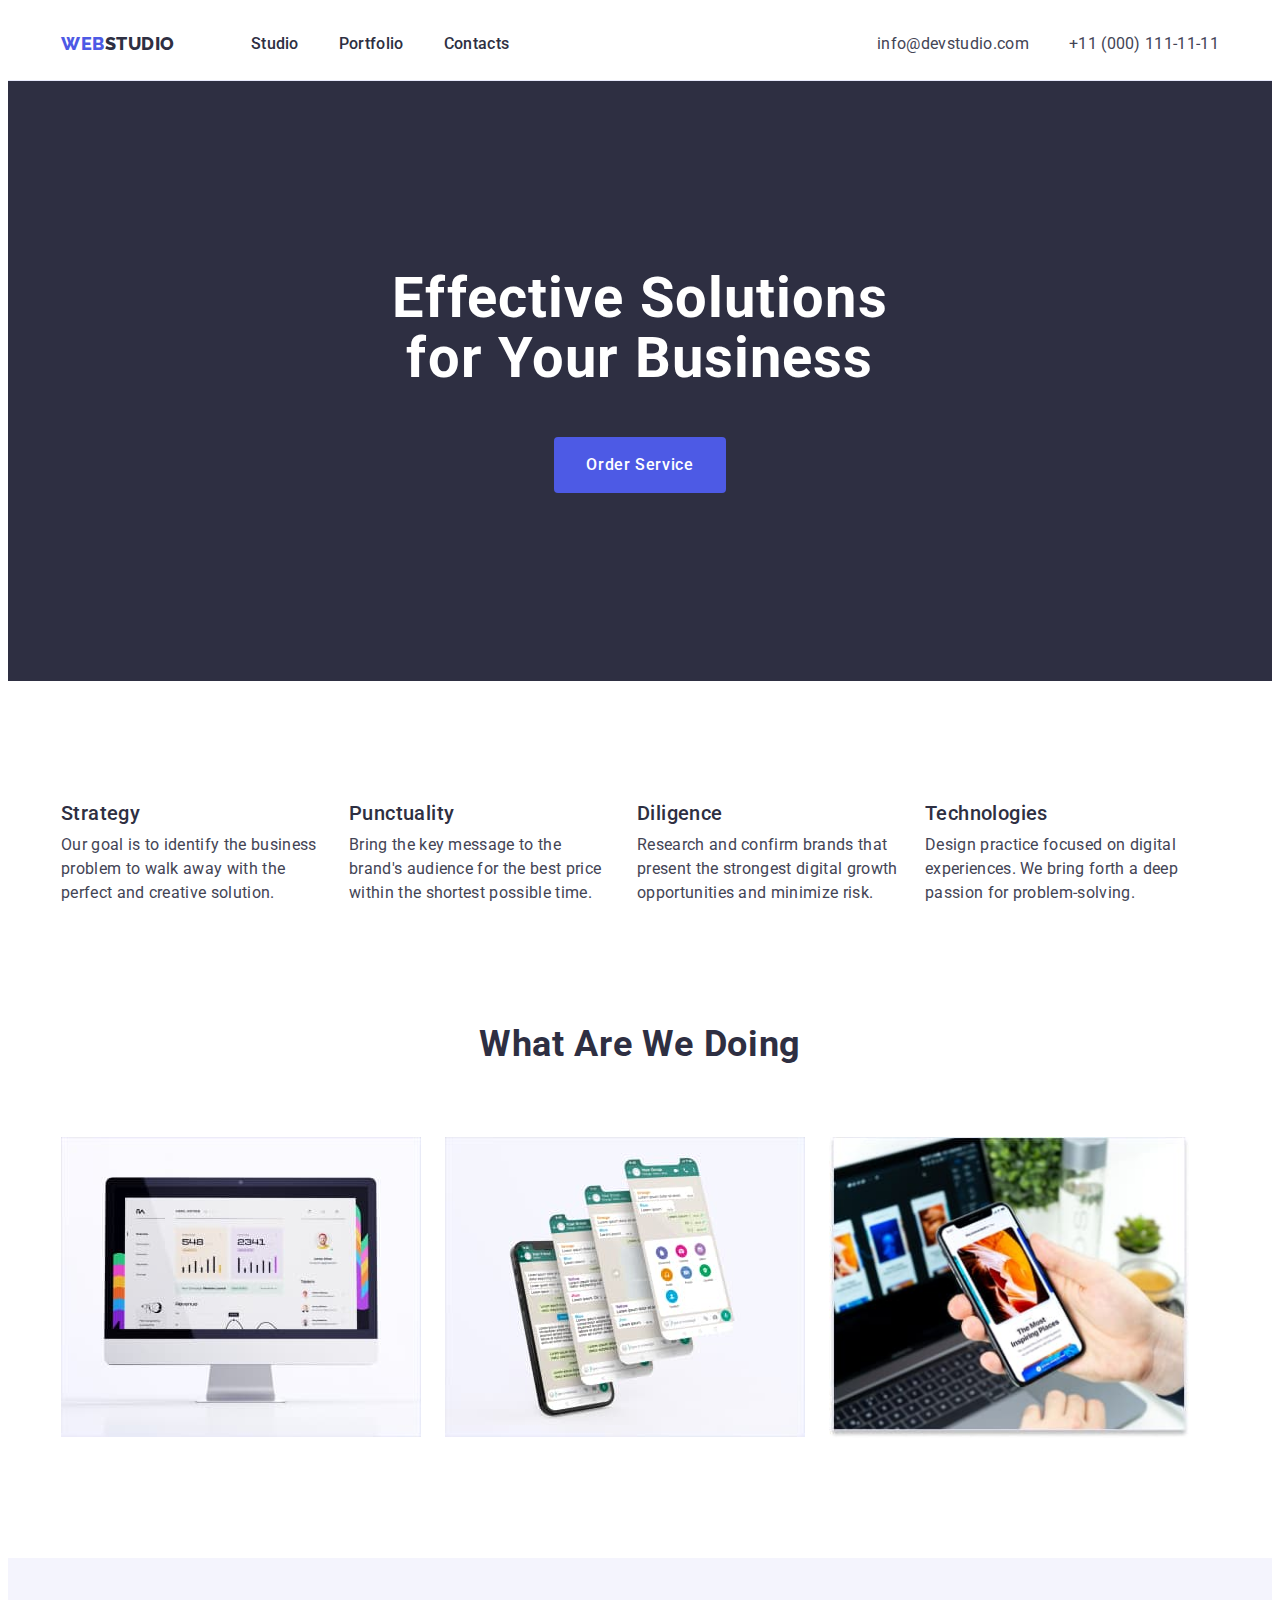
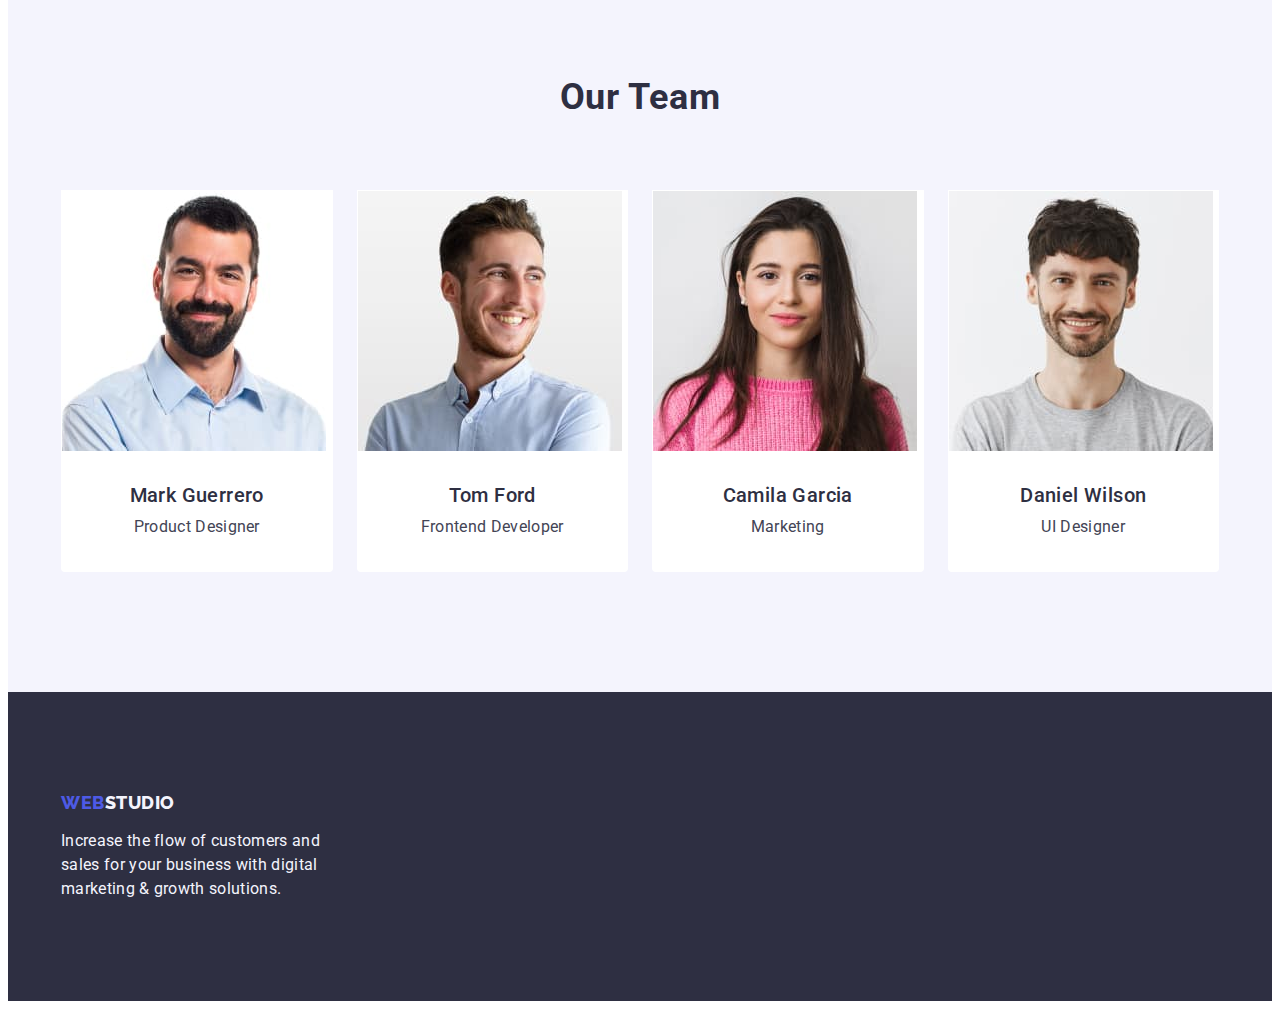
<file: index.html>
<!DOCTYPE html>
<html lang="en">
  <head>
    <meta charset="UTF-8" />
    <meta name="viewport" content="width=device-width, initial-scale=1.0" />
    <title>Document</title>
    <link rel="preconnect" href="https://fonts.googleapis.com" />
    <link rel="preconnect" href="https://fonts.gstatic.com" crossorigin />
    <link
      href="https://fonts.googleapis.com/css2?family=Raleway:wght@800&family=Roboto:wght@400;500;700;900&display=swap"
      rel="stylesheet"
    />
    <link
      rel="stylesheet"
      href="https://cdnjs.cloudflare.com/ajax/libs/modern-normalize/2.0.0/modern-normalize.min.css"
      integrity="sha512-4xo8blKMVCiXpTaLzQSLSw3KFOVPWhm/TRtuPVc4WG6kUgjH6J03IBuG7JZPkcWMxJ5huwaBpOpnwYElP/m6wg=="
      crossorigin="anonymous"
      referrerpolicy="no-referrer"
    />
    <link rel="stylesheet" href="./css/styles.css" />
  </head>
  <body>
    <header class="header">
      <div class="container header-container">
        <nav class="header-navigation list">
          <a class="header-logo link" href="./index.html"
            >Web<span class="header-logo-studio">Studio</span></a
          >
          <ul class="header-list list">
            <li class="header-item">
              <a class="header-link link" href="./index.html">Studio</a>
            </li>
            <li class="header-item">
              <a class="header-link link" href="./portfolio.html">Portfolio</a>
            </li>
            <li class="header-item">
              <a class="header-link link" href="">Contacts</a>
            </li>
          </ul>
        </nav>
        <address class="address">
          <ul class="address-list list">
            <li class="address-item">
              <a class="address-link link" href="mailto:info@devstudio.com"
                >info@devstudio.com</a
              >
            </li>
            <li class="address-item">
              <a class="address-link link" href="tel:+110001111111"
                >+11 (000) 111-11-11</a
              >
            </li>
          </ul>
        </address>
      </div>
    </header>
    <main>
      <section class="hero">
        <div class="container">
          <h1 class="hero-title">Effective Solutions for Your Business</h1>
          <button class="hero-but" type="button">Order Service</button>
        </div>
      </section>
      <section class="advantages">
        <div class="container">
          <h2 class="visually-hidden">WebStudio</h2>
          <ul class="advantages-list list">
            <li class="advantages-item">
              <h3 class="advantages-subtitle">Strategy</h3>
              <p class="advantages-text">
                Our goal is to identify the business problem to walk away with
                the perfect and creative solution.
              </p>
            </li>
            <li class="advantages-item">
              <h3 class="advantages-subtitle">Punctuality</h3>
              <p class="advantages-text">
                Bring the key message to the brand's audience for the best price
                within the shortest possible time.
              </p>
            </li>
            <li class="advantages-item">
              <h3 class="advantages-subtitle">Diligence</h3>
              <p class="advantages-text">
                Research and confirm brands that present the strongest digital
                growth opportunities and minimize risk.
              </p>
            </li>
            <li class="advantages-item">
              <h3 class="advantages-subtitle">Technologies</h3>
              <p class="advantages-text">
                Design practice focused on digital experiences. We bring forth a
                deep passion for problem-solving.
              </p>
            </li>
          </ul>
        </div>
      </section>
      <section class="main">
        <div class="container">
          <h2 class="main-titel">What are we doing</h2>
          <ul class="main-list list">
            <li class="main-item">
              <img src="./images/img-1.jpg" alt="computer" width="360" />
            </li>
            <li class="main-item">
              <img
                class="img-border"
                src="./images/img-2.jpg"
                alt="mobile phone"
                width="360"
              />
            </li>
            <li class="main-item">
              <img
                src="./images/img-3.jpg"
                alt="phone and computer "
                width="360"
              />
            </li>
          </ul>
        </div>
      </section>
      <section class="team">
        <div class="container">
          <h2 class="team-titel">Our Team</h2>
          <ul class="team-list list">
            <li class="team-item">
              <img
                src="./images/image-1.jpg"
                alt="Mark Guerrero
                Product Designer"
                width="264"
                height="260"
              />
              <div class="team-item-name">
                <h3 class="team-subtitel">Mark Guerrero</h3>
                <p class="team-text">Product Designer</p>
              </div>
            </li>
            <li class="team-item">
              <img
                src="./images/image-2.jpg"
                alt="Tom Ford
                Frontend Developer"
                width="264"
                height="260"
              />
              <div class="team-item-name">
                <h3 class="team-subtitel">Tom Ford</h3>
                <p class="team-text">Frontend Developer</p>
              </div>
            </li>
            <li class="team-item">
              <img
                class="img-border"
                src="./images/image-3.jpg"
                alt="Camila Garcia
                Marketing"
                width="264"
                height="260"
              />
              <div class="team-item-name">
                <h3 class="team-subtitel">Camila Garcia</h3>
                <p class="team-text">Marketing</p>
              </div>
            </li>
            <li class="team-item">
              <img
                class="img-border"
                src="./images/image-4.jpg"
                alt="Daniel Wilson
                    UI Designer"
                width="264"
                height="260"
              />
              <div class="team-item-name">
                <h3 class="team-subtitel">Daniel Wilson</h3>
                <p class="team-text">UI Designer</p>
              </div>
            </li>
          </ul>
        </div>
      </section>
    </main>
    <footer class="footer">
      <div class="container">
        <a class="footer-logo link" href="./index.html"
          >Web<span class="footer-logo-studio">Studio</span></a
        >
        <p class="footer-text">
          Increase the flow of customers and sales for your business with
          digital marketing & growth solutions.
        </p>
      </div>
    </footer>
  </body>
</html>
</file>
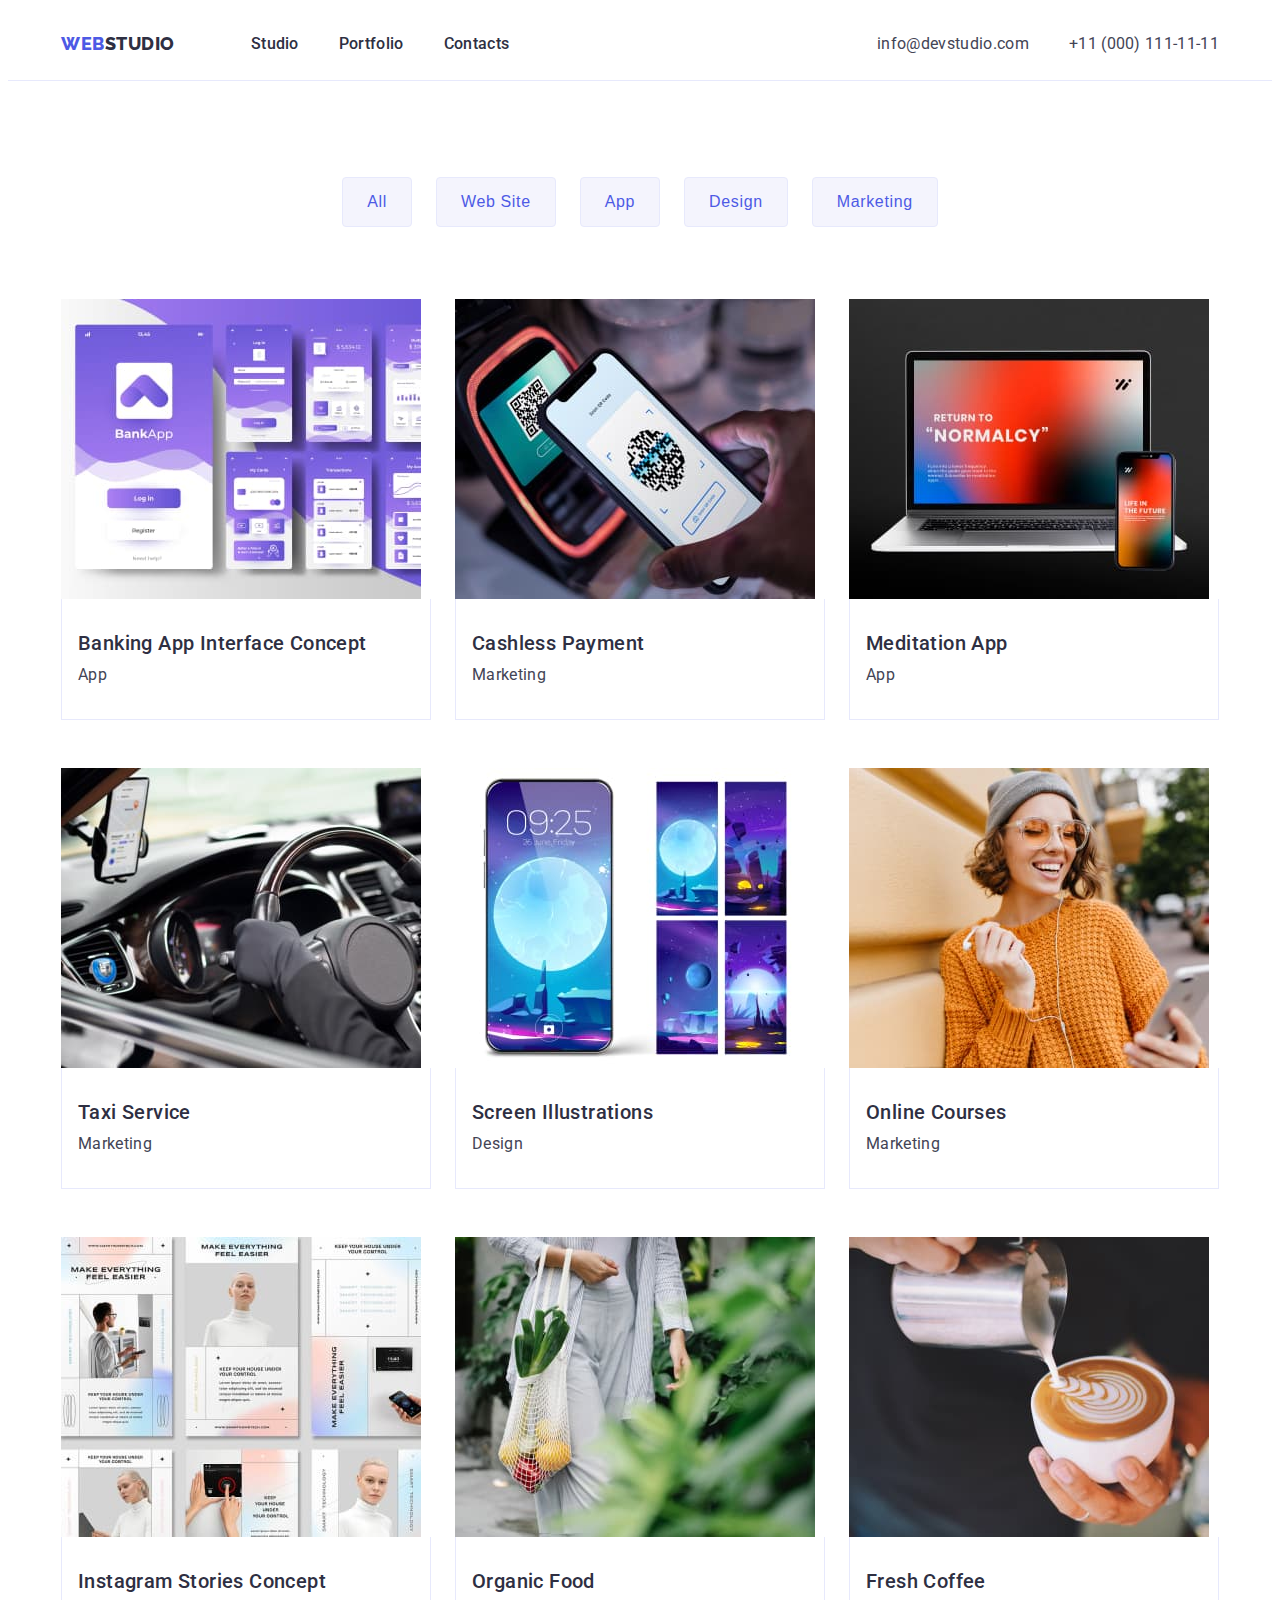
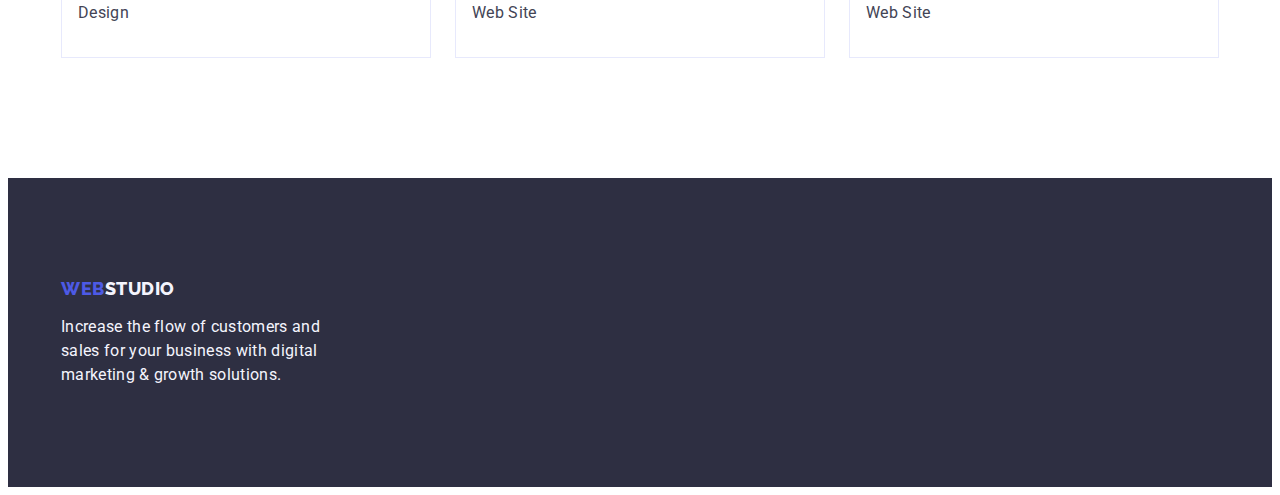
<file: portfolio.html>
<!DOCTYPE html>
<html lang="en">
  <head>
    <meta charset="UTF-8" />
    <meta name="viewport" content="width=device-width, initial-scale=1.0" />
    <title>Portfolio</title>
    <link rel="preconnect" href="https://fonts.googleapis.com">
    <link rel="preconnect" href="https://fonts.gstatic.com" crossorigin>
    <link href="https://fonts.googleapis.com/css2?family=Raleway:wght@800&family=Roboto:wght@400;500;700;900&display=swap" rel="stylesheet">
    <link rel="stylesheet" href="https://cdnjs.cloudflare.com/ajax/libs/modern-normalize/2.0.0/modern-normalize.min.css" integrity="sha512-4xo8blKMVCiXpTaLzQSLSw3KFOVPWhm/TRtuPVc4WG6kUgjH6J03IBuG7JZPkcWMxJ5huwaBpOpnwYElP/m6wg==" crossorigin="anonymous" referrerpolicy="no-referrer" />
    <link rel="stylesheet" href="./css/styles.css" />
  </head>
  <body>
    <header class="header">
      <div class="container header-container">
        <nav class="header-navigation list">
          <a class="header-logo link" href="./index.html"
            >Web<span class="header-logo-studio">Studio</span></a
          >
          <ul class="header-list list">
            <li class="header-item">
              <a class="header-link link" href="./index.html">Studio</a>
            </li>
            <li class="header-item">
              <a class="header-link link" href="./portfolio.html">Portfolio</a>
            </li>
            <li class="header-item">
              <a class="header-link link" href="">Contacts</a>
            </li>
          </ul>
        </nav>
        <address class="address">
          <ul class="address-list list">
            <li class="address-item">
              <a class="address-link link" href="mailto:info@devstudio.com"
                >info@devstudio.com</a
              >
            </li>
            <li class="address-item">
              <a class="address-link link" href="tel:+110001111111"
                >+11 (000) 111-11-11</a
              >
            </li>
          </ul>
        </address>
      </div>
      </header>
      <main>
        <section class="main-hero">
          <div class="container ">
            <h1 class="visually-hidden " >main</h1>
            <ul class="main-hero-list list">
                <li class="main-hero-item"><button class="main-btn" type="button">All</button></li>
                <li class="main-hero-item"><button class="main-btn" type="button">Web Site</button></li>
                <li class="main-hero-item"><button class="main-btn" type="button">App</button></li>
                <li class="main-hero-item"><button class="main-btn" type="button">Design</button></li>
                <li class="main-hero-item"><button class="main-btn" type="button">Marketing</button></li>
            </ul>     
            <ul class="main-img-list list">
                <li class="main-img-item ">
                  <a class="img-link link" href=""><img src="./images/img-portfolio-1.jpg" alt="Interface Concept" width="360">
                    <div class="main-img-container">
                <h2 class="main-img-title">Banking App Interface Concept</h2>
                <p class="main-img-text">App</p>
              </div></a>
                </li>
                <li class="main-img-item">
                    <a class="img-link link" href=""><img src="./images/img-portfolio-2.jpg" alt="phone" width="360">
                      <div class="main-img-container">
                    <h2 class="main-img-title">Cashless Payment</h2>
                    <p class="main-img-text">Marketing</p>
                  </div></a>
                </li>
                <li class="main-img-item">
                    <a class="img-link link" href=""><img src="./images/img-portfolio-3.jpg" alt="laptop" width="360">
                      <div class="main-img-container">
                    <h2 class="main-img-title">Meditation App</h2>
                    <p class="main-img-text">App</p>
                  </div></a>
                </li>
                <li class="main-img-item">
                    <a class="img-link link" href=""><img src="./images/img-portfolio-4.jpg" alt="car" width="360">
                      <div class="main-img-container">
                    <h2 class="main-img-title">Taxi Service</h2>
                    <p class="main-img-text">Marketing</p>
                  </div></a>
                </li>
                <li class="main-img-item">
                    <a class="img-link link" href=""><img src="./images/img-portfolio-5.jpg" alt="Screen Illustrations" width="360">
                      <div class="main-img-container">
                        <h2 class="main-img-title">Screen Illustrations</h2>
                        <p class="main-img-text">Design</p>
                      </div></a>
                </li>
                <li class="main-img-item">
                    <a class="img-link link" href=""><img src="./images/img-portfolio-6.jpg" alt="girl" width="360">
                      <div class="main-img-container">
                    <h2 class="main-img-title">Online Courses</h2>
                    <p class="main-img-text">Marketing</p>
                  </div></a>
                </li>
                <li class="main-img-item">
                    <a class="img-link link" href=""><img src="./images/img-portfolio-7.jpg" alt="store-concept" width="360">
                      <div class="main-img-container">
                    <h2 class="main-img-title">Instagram Stories Concept</h2>
                    <p class="main-img-text">Design</p>
                  </div></a>
                </li>
                <li class="main-img-item">
                    <a class="img-link link" href=""><img src="./images/img-portfolio-8.jpg" alt="food" width="360">
                      <div class="main-img-container">
                    <h2 class="main-img-title">Organic Food</h2>
                    <p class="main-img-text">Web Site</p>
                  </div></a>
                </li>
                <li class="main-img-item">
                    <a class="img-link link" href=""><img src="./images/img-portfolio-9.jpg" alt="coffe" width="360">
                      <div class="main-img-container">
                    <h2 class="main-img-title">Fresh Coffee</h2>
                    <p class="main-img-text">Web Site</p>
                  </div></a>
                </li>
            </ul>
          </div>
        </section>
      
        
      </main>
      <footer class="footer">
        <div class="container">
        <a class="footer-logo link" href="./index.html">Web<span class="footer-logo-studio">Studio</span></a>
        <p class="footer-text">
          Increase the flow of customers and sales for your business with digital
          marketing & growth solutions.
        </p>
      </div>
      </footer>
</html>
</file>
<file: css/styles.css>
body {
  font-family: "Roboto", sans-serif;
  color: var(--slate, #434455);

  background-color: #ffffff;
}
p,
h1,
h2,
h3,
h4,
h5,
h6 {
  margin-top: 0;
  margin-bottom: 0;
}
ul,
ol {
  padding-left: 0;
  margin-top: 0;
  margin-bottom: 0;
}
img {
  display: block;
}
:root {
  --primery-font: "Roboto", sans-serif;
  --iris: #4d5ae5;
  --navyblue: #2e2f42;
  --slate: #434455;
  --white: #fff;
  --cloud: #f4f4fd;
  --ocean: #404bbf;
  --cornflower: #e7e9fc;
}
.visually-hidden {
  position: absolute;
  width: 1px;
  height: 1px;
  margin: -1px;
  border: 0;
  padding: 0;
  white-space: nowrap;
  clip-path: inset(100%);
  clip: rect(0 0 0 0);
  overflow: hidden;
}
.container {
  width: 100%;
  max-width: 1158px;
  padding-left: 15px;
  padding-right: 15px;
  margin: 0 auto;
}

.list {
  list-style: none;
}
.link {
  text-decoration: none;
}
.header {
  border-bottom: 1px solid #e7e9fc;
}

.header-list {
  display: flex;
  margin-left: auto;
  gap: 40px;
}

.header-navigation {
  margin-right: auto;
  align-items: center;
  display: flex;
}
.header-container {
  display: flex;
  align-items: center;
}
.header-logo {
  margin-right: 76px;
  color: var(--iris);
  font-family: "Raleway", sans-serif;
  font-size: 18px;
  font-style: normal;
  font-weight: 800;
  line-height: 1.17;
  letter-spacing: 0.03em;
  text-transform: uppercase;
}
.header-logo-studio {
  color: var(--navyblue);
  font-family: "Raleway", sans-serif;
  font-size: 18px;
  font-style: normal;
  font-weight: 800;
  line-height: 1.17;
  letter-spacing: 0.03em;
  text-transform: uppercase;
}

.header-link {
  display: block;
  padding: 24px 0;
  color: var(--navyblue);
  font-family: Roboto;
  font-size: 16px;
  font-weight: 500;
  line-height: 1.5;
  letter-spacing: 0.02em;
}
.header-link:hover,
.header-link:focus {
  color: var(--ocean);
}

.address {
  font-style: normal;
}
.address-list {
  display: flex;
  gap: 40px;
}

.address-item {
  font-size: 16px;
  font-weight: 400;
  line-height: 1.5;
  letter-spacing: 0.02em;
}
.address-link {
  color: var(--slate);
  font-family: Roboto;
  font-size: 16px;
  font-weight: 400;
  line-height: 1.5;
  letter-spacing: 0.02em;
}

.address-link:hover,
.address-link:focus {
  color: var(--ocean);
}

.hero {
  padding: 188px 0 188px;
  background-color: var(--navyblue);
  display: flex;
  justify-content: center;
}

.hero-title {
  display: block;
  margin-left: auto;
  margin-right: auto;
  max-width: 496px;
  text-align: center;
  color: var(--white);
  font-size: 56px;
  line-height: 1.07;
  letter-spacing: 0.02em;
}
.hero-but:focus {
  font-family: "Roboto", sans-serif;
  color: var(--white);
  font-size: 16px;
  font-weight: 500;
  line-height: 1.5;
  letter-spacing: 0.04em;
  cursor: pointer;
  background: var(--ocean);
}
.hero-but:hover {
  font-family: "Roboto", sans-serif;
  color: var(--white);
  font-size: 16px;
  font-weight: 500;
  line-height: 1.5;
  letter-spacing: 0.04em;
  background: var(--ocean);
}
.hero-but {
  padding: 16px 32px;
  min-width: 169px;
  height: 56px;
  border: none;
  cursor: pointer;
  display: block;
  margin-top: 48px;
  margin-left: auto;
  margin-right: auto;
  border-radius: 4px;
  font-family: "Roboto", sans-serif;
  color: var(--white);
  font-size: 16px;
  font-weight: 500;
  line-height: 1.5;
  letter-spacing: 0.04em;
  background: var(--iris);
}
.advantages {
  padding: 120px 0;
}
.advantages-list {
  display: flex;
  gap: 24px;
}
.advantages-item {
  width: 264px;
}
.advantages-subtitle {
  margin-bottom: 8px;
  color: var(--navyblue);
  font-size: 20px;
  font-weight: 500;
  line-height: 1.2;
  letter-spacing: 0.02em;
}
.advantages-text {
  color: var(--slate);
  font-size: 16px;
  line-height: 1.5;
  letter-spacing: 0.02em;
}

.main-titel {
  margin-bottom: 72px;
  color: var(--navyblue);
  text-align: center;
  font-size: 36px;
  line-height: 1.11;
  letter-spacing: 0.02em;
  text-transform: capitalize;
}
.main {
  padding-bottom: 120px;
}
.main-titel {
  margin-bottom: 72px;
}
.main-list {
  display: flex;
  gap: 24px;
}

.team {
  padding: 120px 0;
  background-color: var(--cloud);
}
.team-item {
  width: calc((100% - 72px) / 4);
  background-color: var(--white);
}
.team-item-name {
  padding: 32px 0;
}
.team-titel {
  margin-bottom: 72px;
  color: var(--navyblue);
  text-align: center;
  font-size: 36px;
  line-height: 1.11;
  letter-spacing: 0.02em;
  text-transform: capitalize;
}
.team-list {
  display: flex;
  gap: 24px;
}
.team-subtitel {
  text-align: center;
  margin-bottom: 8px;
  color: var(--navyblue);
  font-size: 20px;
  font-weight: 500;
  line-height: 1.2;
  letter-spacing: 0.02em;
  background-color: var(--white);
}
.team-text {
  text-align: center;
  color: var(--slate);
  background-color: var(--white);
  font-size: 16px;
  font-weight: 400;
  line-height: 1.5;
  letter-spacing: 0.02em;
}
.team-item {
  border-radius: 0px 0px 4px 4px;
  border: 1px solid transparent;
}

.footer {
  padding: 100px 0;
  display: flex;
  background-color: var(--navyblue);
}

.footer-logo {
  margin-bottom: 16px;
  display: inline-block;
  color: var(--cloud);
  font-family: "Raleway", sans-serif;
  font-size: 18px;
  font-weight: 800;
  line-height: 1.17;
  letter-spacing: 0.03em;
  text-transform: uppercase;
}
.footer-logo-web {
  color: var(--iris);
  font-family: Raleway;
  font-size: 18px;
  font-weight: 800;
  line-height: 1.17;
  letter-spacing: 0.03em;
  text-transform: uppercase;
}
.footer-text {
  width: 264px;
  color: var(--cloud);
  font-size: 16px;
  font-weight: 400;
  line-height: 1.5;
  letter-spacing: 0.02em;
}
.main-hero {
  padding-top: 96px;
  padding-bottom: 120px;
}
.main-hero-list {
  margin-bottom: 72px;
  justify-content: center;
  display: flex;
  gap: 24px;
}
.main-btn {
  border: 1px solid #e7e9fc;
  border-radius: 4px;
  padding: 12px 24px 12px 24px;
  color: var(--iris);
  text-align: center;
  font-size: 16px;
  font-weight: 500;
  line-height: 1.5;
  letter-spacing: 0.04em;
  background-color: var(--cloud);
  cursor: pointer;
}
.main-btn:hover,
.main-btn:focus {
  border: 1px solid transparent;
  background-color: var(--ocean);
  color: var(--white);
}
.main-img-list {
  display: flex;
  flex-wrap: wrap;
  gap: 48px 24px;
}
.main-img-container {
  padding: 32px 16px;
  border: 1px solid #e7e9fc;
  border-top: none;
}
.main-img-item {
  width: calc((100% - 48px) / 3);
  overflow: hidden;
}
.main-img-title {
  margin-bottom: 8px;
  color: var(--navyblue);
  font-size: 20px;
  font-weight: 500;
  line-height: 1.2;
  letter-spacing: 0.02em;
}
.main-img-text {
  color: var(--slate);
  font-size: 16px;
  font-weight: 400;
  line-height: 1.5;
  letter-spacing: 0.02em;
}
.footer-logo {
  color: var(--iris);
  font-size: 18px;
  font-weight: 800;
  line-height: 1.17;
  letter-spacing: 0.03em;
  text-transform: uppercase;
}
.footer-logo-studio {
  color: var(--cloud);
  font-family: "Raleway", sans-serif;
  font-size: 18px;
  font-weight: 800;
  line-height: 1.17;
  letter-spacing: 0.03em;
  text-transform: uppercase;
}
</file>
